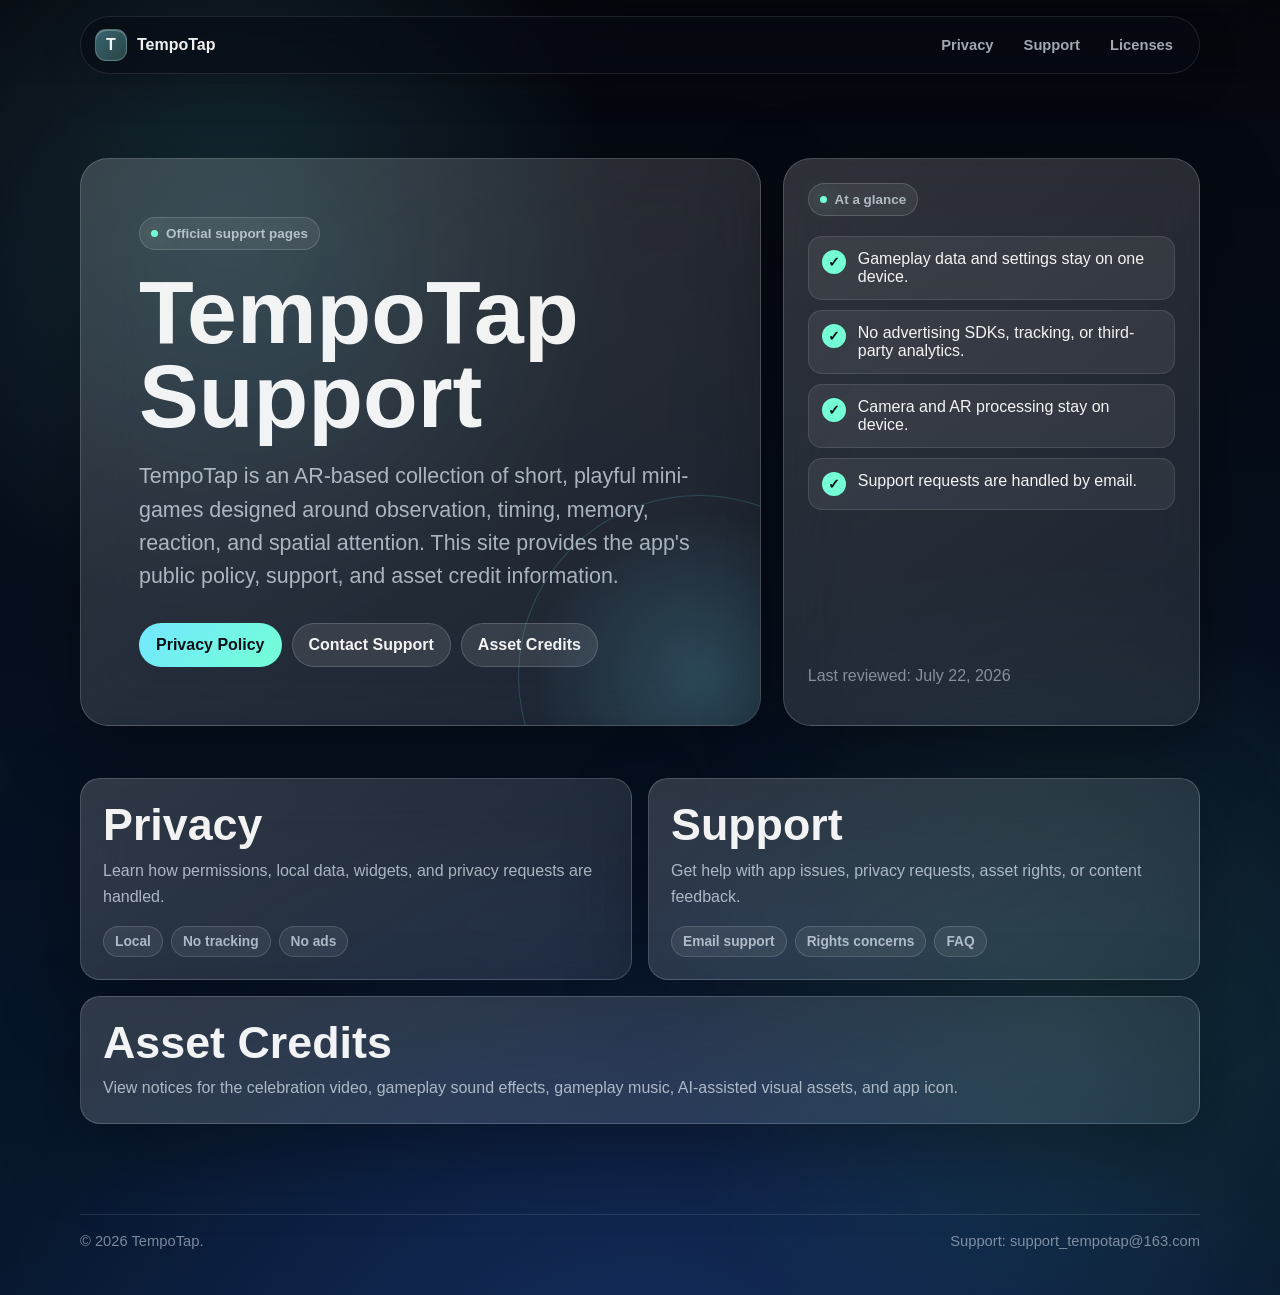
<file: index.html>
<!doctype html>
<html lang="en">
  <head>
    <meta charset="utf-8">
    <meta name="viewport" content="width=device-width, initial-scale=1">
    <meta name="color-scheme" content="dark">
    <meta name="description" content="TempoTap support, privacy policy, and asset credit pages.">
    <title>TempoTap Support</title>
    <link rel="stylesheet" href="assets/styles.css">
  </head>
  <body>
    <header class="topbar">
      <div class="site-shell topbar-inner">
        <a class="brand" href="index.html" aria-label="TempoTap Support home">
          <span class="brand-mark">T</span>
          <span>TempoTap</span>
        </a>
        <nav class="nav" aria-label="Support pages">
          <a href="privacy.html">Privacy</a>
          <a href="support.html">Support</a>
          <a href="licenses.html">Licenses</a>
        </nav>
      </div>
    </header>

    <main class="site-shell">
      <section class="hero">
        <div class="hero-copy">
          <p class="eyebrow"><span class="dot"></span>Official support pages</p>
          <h1>TempoTap Support</h1>
          <p class="lead">
            TempoTap is an AR-based collection of short, playful mini-games designed around observation,
            timing, memory, reaction, and spatial attention. This site provides the app's public policy,
            support, and asset credit information.
          </p>
          <div class="hero-actions" aria-label="Primary links">
            <a class="button primary" href="privacy.html">Privacy Policy</a>
            <a class="button" href="support.html">Contact Support</a>
            <a class="button" href="licenses.html">Asset Credits</a>
          </div>
        </div>

        <aside class="hero-card" aria-label="TempoTap policy summary">
          <div>
            <p class="eyebrow"><span class="dot"></span>At a glance</p>
            <ul class="status-list">
              <li><span class="check">&#10003;</span><span>Gameplay data and settings stay on one device.</span></li>
              <li><span class="check">&#10003;</span><span>No advertising SDKs, tracking, or third-party analytics.</span></li>
              <li><span class="check">&#10003;</span><span>Camera and AR processing stay on device.</span></li>
              <li><span class="check">&#10003;</span><span>Support requests are handled by email.</span></li>
            </ul>
          </div>
          <p class="soft">Last reviewed: July 22, 2026</p>
        </aside>
      </section>

      <section class="content-grid" aria-label="Quick links">
        <article class="section-card">
          <h2>Privacy</h2>
          <p>Learn how permissions, local data, widgets, and privacy requests are handled.</p>
          <div class="pill-row">
            <span class="pill">Local</span>
            <span class="pill">No tracking</span>
            <span class="pill">No ads</span>
          </div>
        </article>
        <article class="section-card">
          <h2>Support</h2>
          <p>Get help with app issues, privacy requests, asset rights, or content feedback.</p>
          <div class="pill-row">
            <span class="pill">Email support</span>
            <span class="pill">Rights concerns</span>
            <span class="pill">FAQ</span>
          </div>
        </article>
        <article class="section-card full">
          <h2>Asset Credits</h2>
          <p>
            View notices for the celebration video, gameplay sound effects, gameplay music, AI-assisted visual assets,
            and app icon.
          </p>
        </article>
      </section>
    </main>

    <footer class="footer">
      <div class="site-shell footer-inner">
        <span>&copy; 2026 TempoTap.</span>
        <span>Support: support_tempotap@163.com</span>
      </div>
    </footer>
  </body>
</html>
</file>
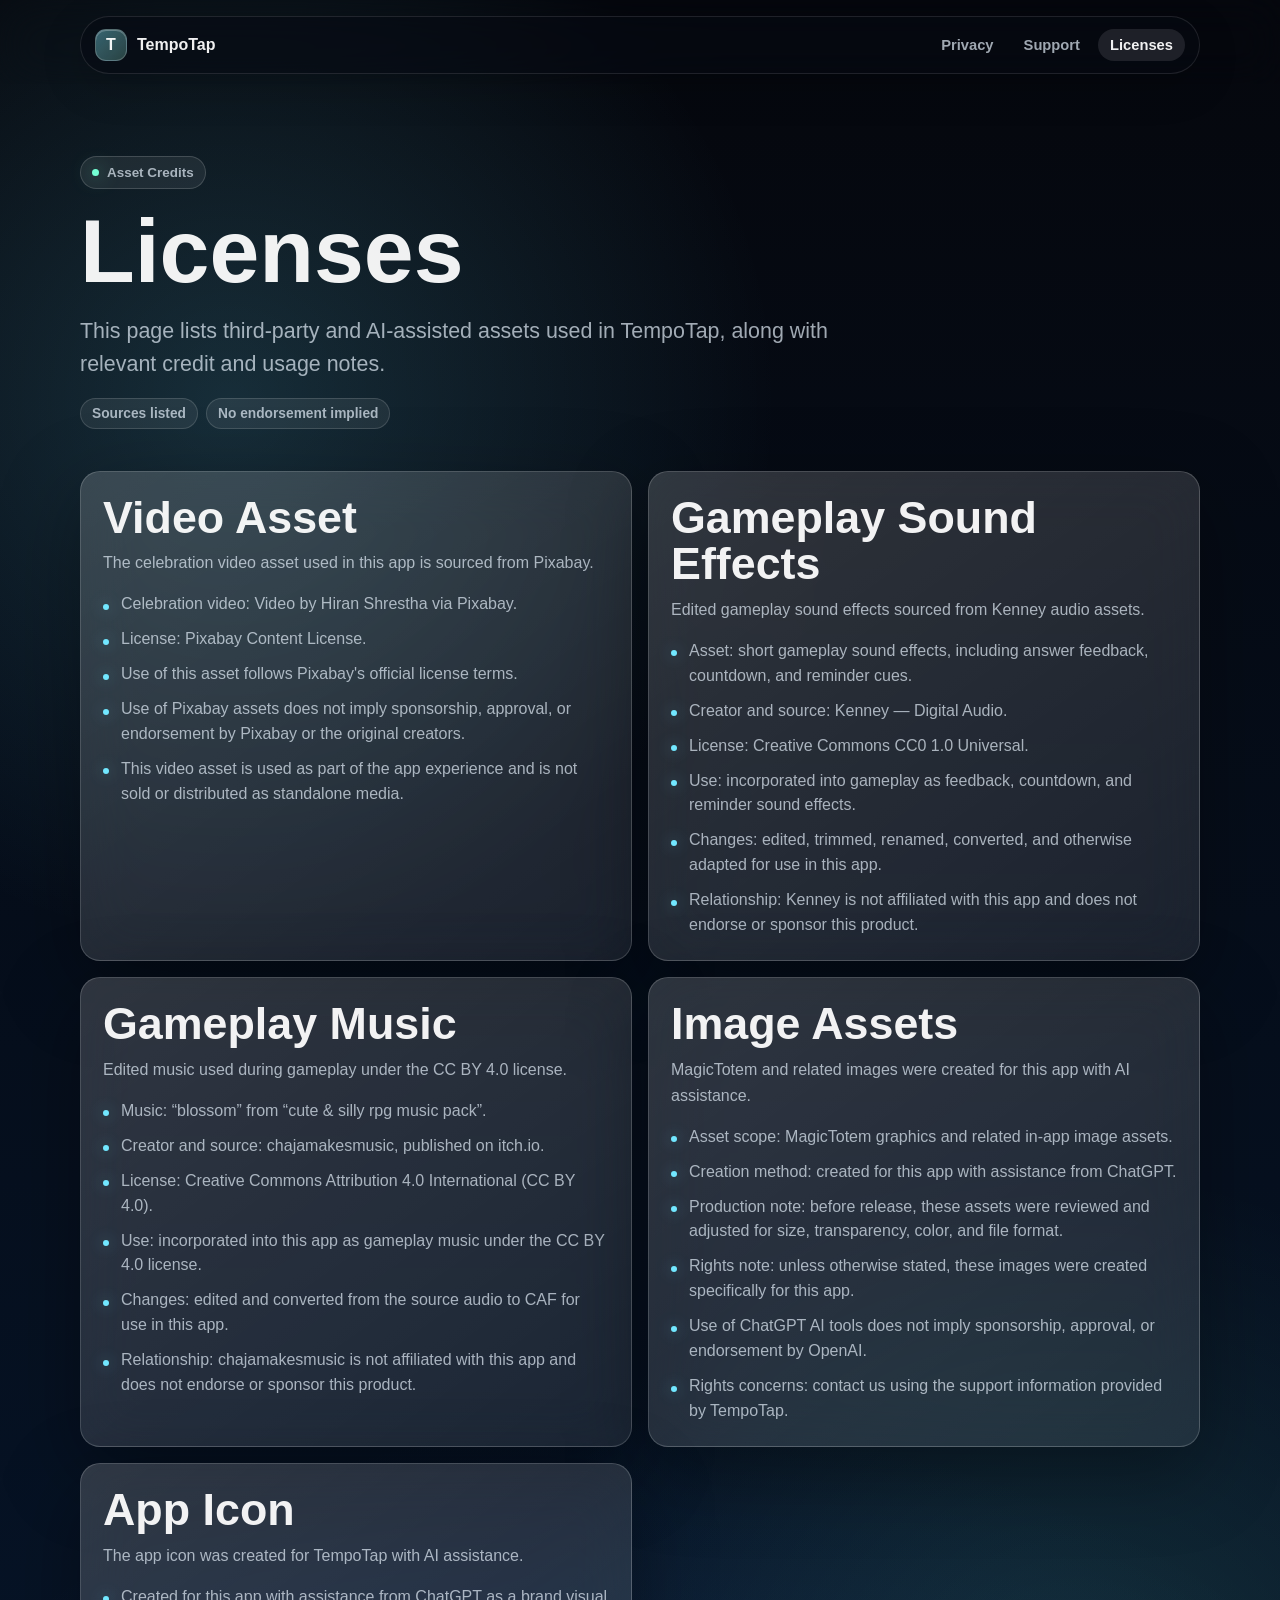
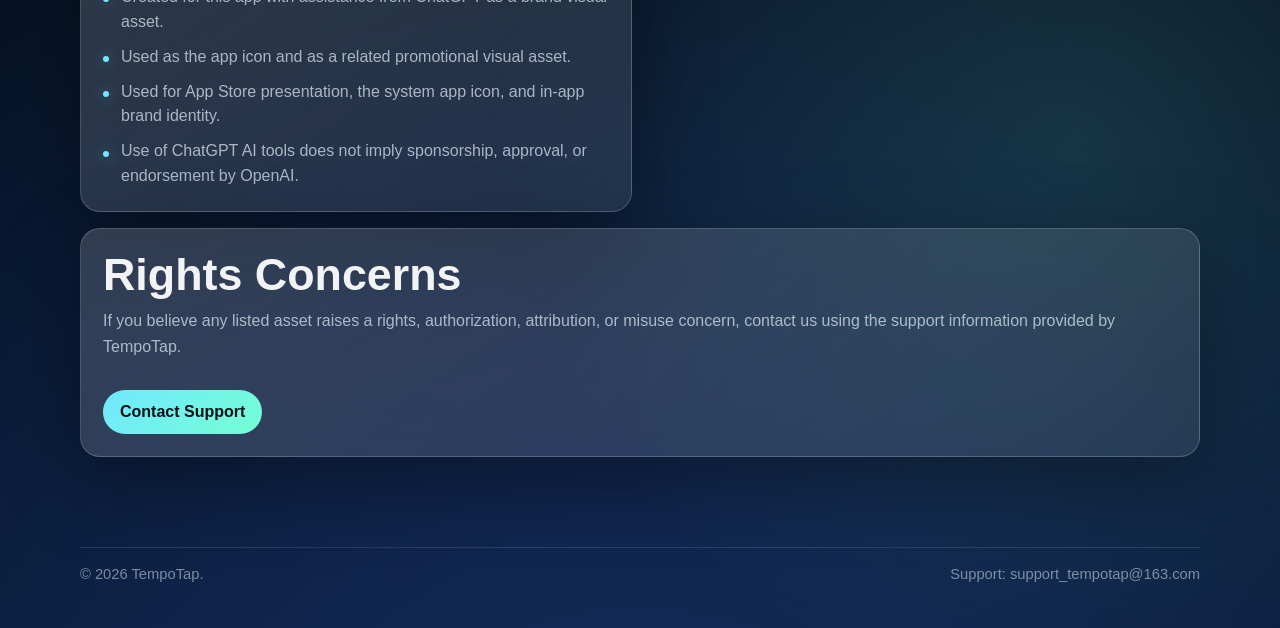
<file: licenses.html>
<!doctype html>
<html lang="en">
  <head>
    <meta charset="utf-8">
    <meta name="viewport" content="width=device-width, initial-scale=1">
    <meta name="color-scheme" content="dark">
    <meta name="description" content="TempoTap asset credits and license notices.">
    <title>Licenses - TempoTap</title>
    <link rel="stylesheet" href="assets/styles.css">
  </head>
  <body>
    <header class="topbar">
      <div class="site-shell topbar-inner">
        <a class="brand" href="index.html" aria-label="TempoTap Support home">
          <span class="brand-mark">T</span>
          <span>TempoTap</span>
        </a>
        <nav class="nav" aria-label="Support pages">
          <a href="privacy.html">Privacy</a>
          <a href="support.html">Support</a>
          <a href="licenses.html" aria-current="page">Licenses</a>
        </nav>
      </div>
    </header>

    <main class="site-shell">
      <section class="page-header">
        <p class="eyebrow"><span class="dot"></span>Asset Credits</p>
        <h1>Licenses</h1>
        <p class="lead">
          This page lists third-party and AI-assisted assets used in TempoTap, along with relevant credit and usage notes.
        </p>
        <div class="pill-row">
          <span class="pill">Sources listed</span>
          <span class="pill">No endorsement implied</span>
        </div>
      </section>

      <section class="content-grid">
        <article class="section-card">
          <h2>Video Asset</h2>
          <p>The celebration video asset used in this app is sourced from Pixabay.</p>
          <ul>
            <li>Celebration video: Video by Hiran Shrestha via Pixabay.</li>
            <li>License: Pixabay Content License.</li>
            <li>Use of this asset follows Pixabay's official license terms.</li>
            <li>Use of Pixabay assets does not imply sponsorship, approval, or endorsement by Pixabay or the original creators.</li>
            <li>This video asset is used as part of the app experience and is not sold or distributed as standalone media.</li>
          </ul>
        </article>

        <article class="section-card">
          <h2>Gameplay Sound Effects</h2>
          <p>Edited gameplay sound effects sourced from Kenney audio assets.</p>
          <ul>
            <li>Asset: short gameplay sound effects, including answer feedback, countdown, and reminder cues.</li>
            <li>Creator and source: Kenney &mdash; Digital Audio.</li>
            <li>License: Creative Commons CC0 1.0 Universal.</li>
            <li>Use: incorporated into gameplay as feedback, countdown, and reminder sound effects.</li>
            <li>Changes: edited, trimmed, renamed, converted, and otherwise adapted for use in this app.</li>
            <li>Relationship: Kenney is not affiliated with this app and does not endorse or sponsor this product.</li>
          </ul>
        </article>

        <article class="section-card">
          <h2>Gameplay Music</h2>
          <p>Edited music used during gameplay under the CC BY 4.0 license.</p>
          <ul>
            <li>Music: &ldquo;blossom&rdquo; from &ldquo;cute &amp; silly rpg music pack&rdquo;.</li>
            <li>Creator and source: chajamakesmusic, published on itch.io.</li>
            <li>License: Creative Commons Attribution 4.0 International (CC BY 4.0).</li>
            <li>Use: incorporated into this app as gameplay music under the CC BY 4.0 license.</li>
            <li>Changes: edited and converted from the source audio to CAF for use in this app.</li>
            <li>Relationship: chajamakesmusic is not affiliated with this app and does not endorse or sponsor this product.</li>
          </ul>
        </article>

        <article class="section-card">
          <h2>Image Assets</h2>
          <p>MagicTotem and related images were created for this app with AI assistance.</p>
          <ul>
            <li>Asset scope: MagicTotem graphics and related in-app image assets.</li>
            <li>Creation method: created for this app with assistance from ChatGPT.</li>
            <li>Production note: before release, these assets were reviewed and adjusted for size, transparency, color, and file format.</li>
            <li>Rights note: unless otherwise stated, these images were created specifically for this app.</li>
            <li>Use of ChatGPT AI tools does not imply sponsorship, approval, or endorsement by OpenAI.</li>
            <li>Rights concerns: contact us using the support information provided by TempoTap.</li>
          </ul>
        </article>

        <article class="section-card">
          <h2>App Icon</h2>
          <p>The app icon was created for TempoTap with AI assistance.</p>
          <ul>
            <li>Created for this app with assistance from ChatGPT as a brand visual asset.</li>
            <li>Used as the app icon and as a related promotional visual asset.</li>
            <li>Used for App Store presentation, the system app icon, and in-app brand identity.</li>
            <li>Use of ChatGPT AI tools does not imply sponsorship, approval, or endorsement by OpenAI.</li>
          </ul>
        </article>

        <article class="section-card full">
          <h2>Rights Concerns</h2>
          <p>
            If you believe any listed asset raises a rights, authorization, attribution, or misuse concern,
            contact us using the support information provided by TempoTap.
          </p>
          <div class="hero-actions">
            <a class="button primary" href="support.html">Contact Support</a>
          </div>
        </article>
      </section>
    </main>

    <footer class="footer">
      <div class="site-shell footer-inner">
        <span>&copy; 2026 TempoTap.</span>
        <span>Support: support_tempotap@163.com</span>
      </div>
    </footer>
  </body>
</html>
</file>
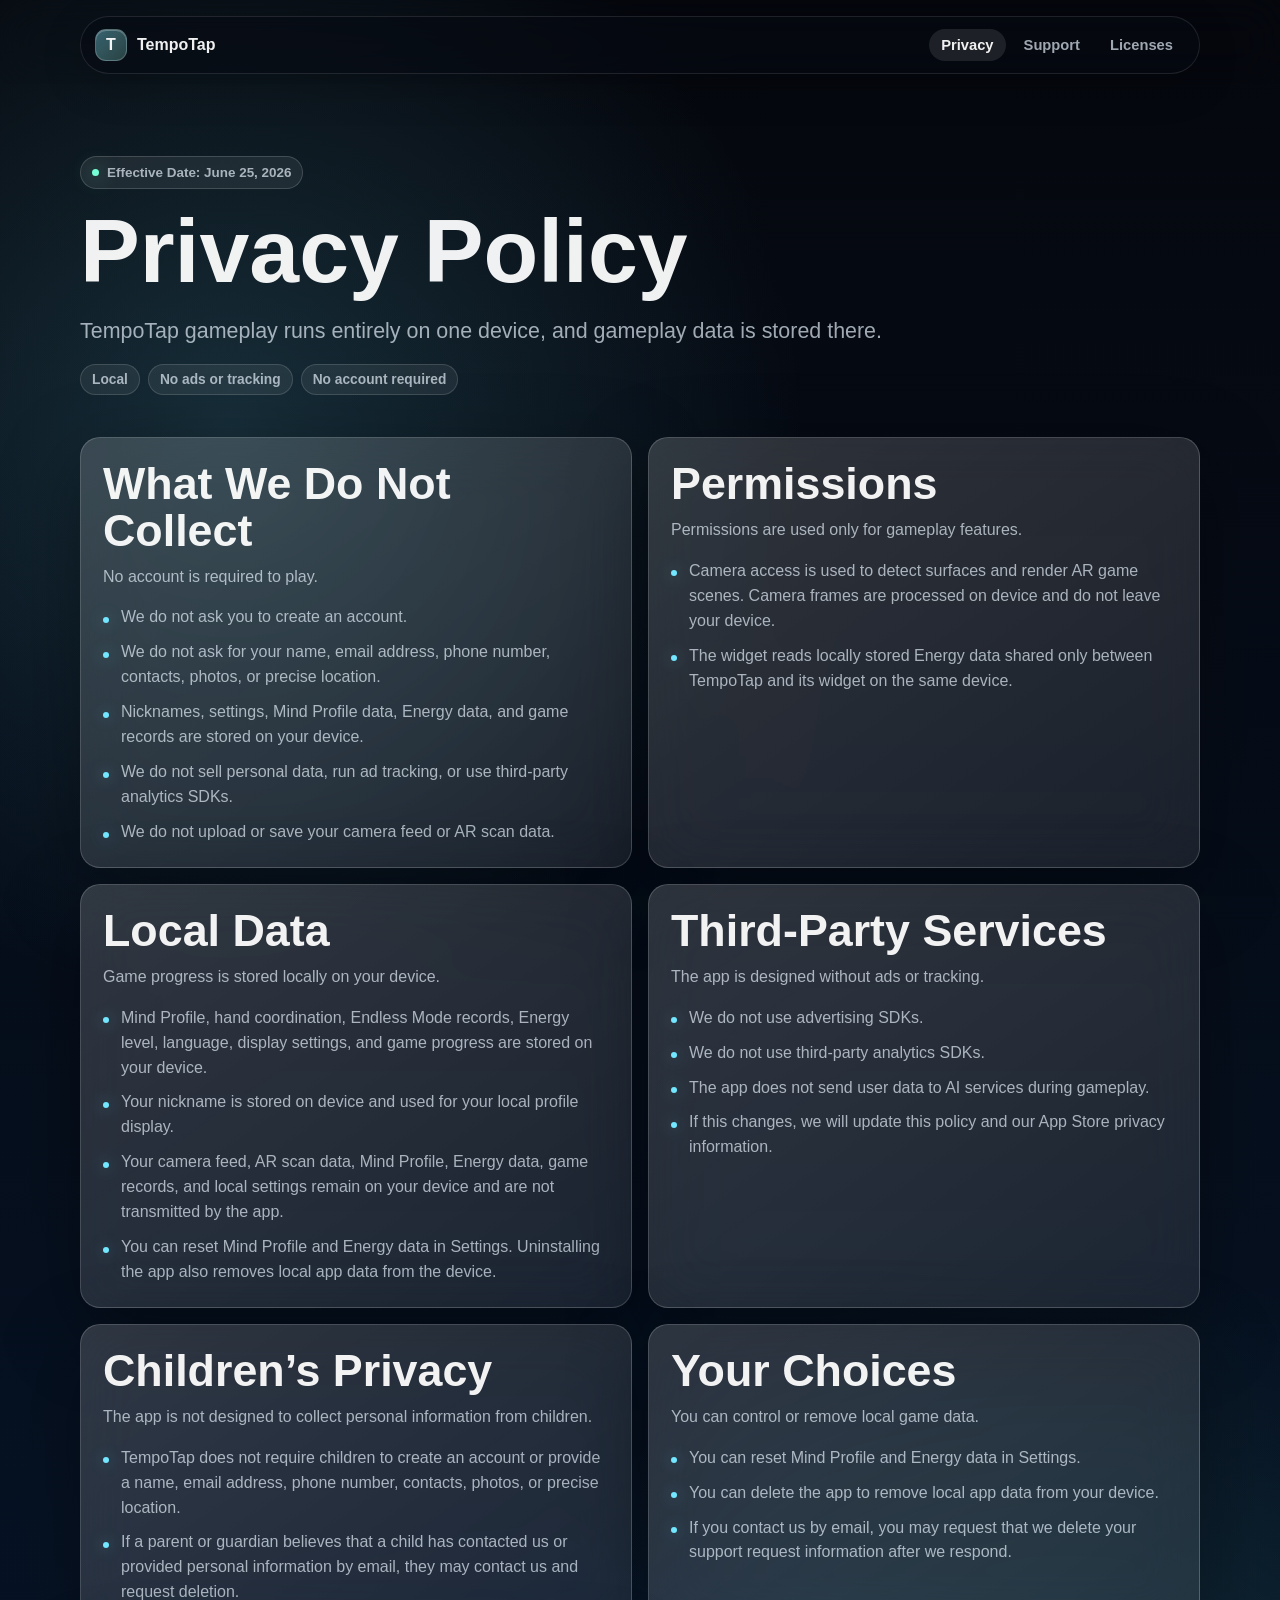
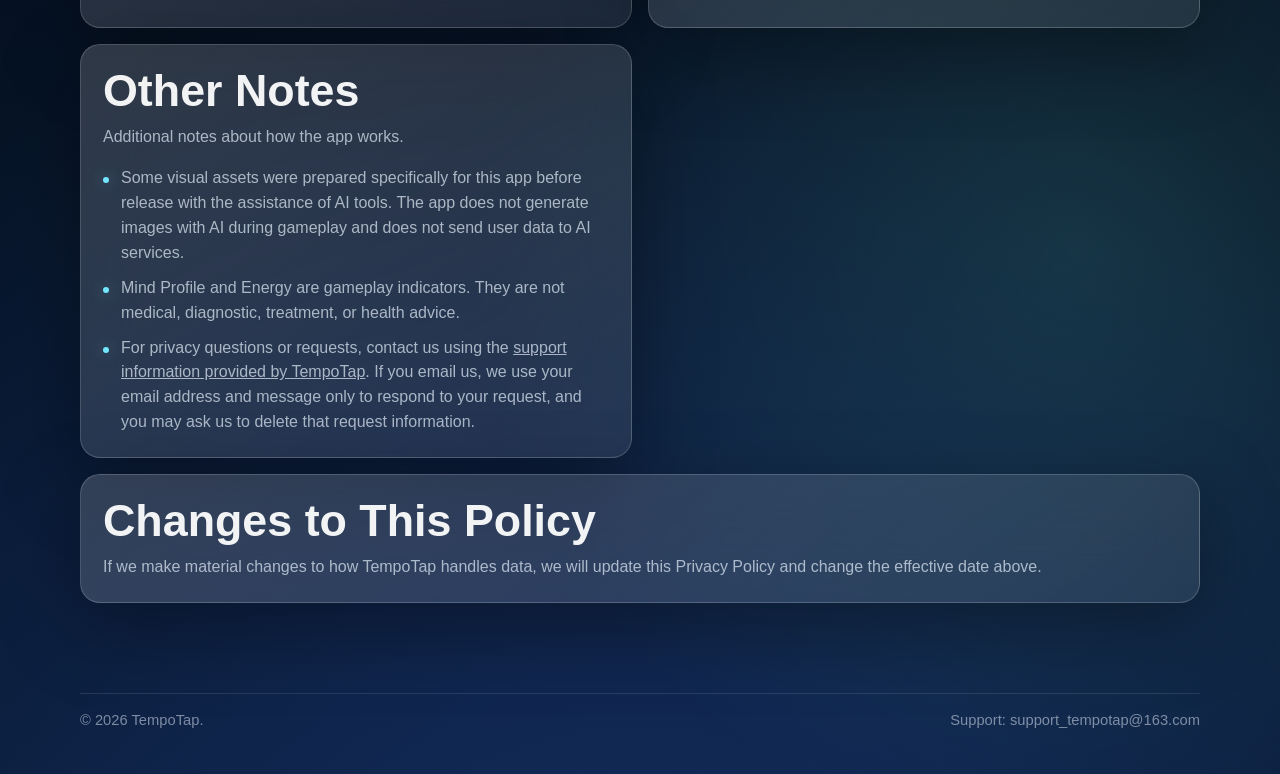
<file: privacy.html>
<!doctype html>
<html lang="en">
  <head>
    <meta charset="utf-8">
    <meta name="viewport" content="width=device-width, initial-scale=1">
    <meta name="color-scheme" content="dark">
    <meta name="description" content="TempoTap Privacy Policy.">
    <title>Privacy Policy - TempoTap</title>
    <link rel="stylesheet" href="assets/styles.css">
  </head>
  <body>
    <header class="topbar">
      <div class="site-shell topbar-inner">
        <a class="brand" href="index.html" aria-label="TempoTap Support home">
          <span class="brand-mark">T</span>
          <span>TempoTap</span>
        </a>
        <nav class="nav" aria-label="Support pages">
          <a href="privacy.html" aria-current="page">Privacy</a>
          <a href="support.html">Support</a>
          <a href="licenses.html">Licenses</a>
        </nav>
      </div>
    </header>

    <main class="site-shell">
      <section class="page-header">
        <p class="eyebrow"><span class="dot"></span>Effective Date: June 25, 2026</p>
        <h1>Privacy Policy</h1>
        <p class="lead">
          TempoTap gameplay runs entirely on one device, and gameplay data is stored there.
        </p>
        <div class="pill-row">
          <span class="pill">Local</span>
          <span class="pill">No ads or tracking</span>
          <span class="pill">No account required</span>
        </div>
      </section>

      <section class="content-grid">
        <article class="section-card">
          <h2>What We Do Not Collect</h2>
          <p>No account is required to play.</p>
          <ul>
            <li>We do not ask you to create an account.</li>
            <li>We do not ask for your name, email address, phone number, contacts, photos, or precise location.</li>
            <li>Nicknames, settings, Mind Profile data, Energy data, and game records are stored on your device.</li>
            <li>We do not sell personal data, run ad tracking, or use third-party analytics SDKs.</li>
            <li>We do not upload or save your camera feed or AR scan data.</li>
          </ul>
        </article>

        <article class="section-card">
          <h2>Permissions</h2>
          <p>Permissions are used only for gameplay features.</p>
          <ul>
            <li>Camera access is used to detect surfaces and render AR game scenes. Camera frames are processed on device and do not leave your device.</li>
            <li>The widget reads locally stored Energy data shared only between TempoTap and its widget on the same device.</li>
          </ul>
        </article>

        <article class="section-card">
          <h2>Local Data</h2>
          <p>Game progress is stored locally on your device.</p>
          <ul>
            <li>Mind Profile, hand coordination, Endless Mode records, Energy level, language, display settings, and game progress are stored on your device.</li>
            <li>Your nickname is stored on device and used for your local profile display.</li>
            <li>Your camera feed, AR scan data, Mind Profile, Energy data, game records, and local settings remain on your device and are not transmitted by the app.</li>
            <li>You can reset Mind Profile and Energy data in Settings. Uninstalling the app also removes local app data from the device.</li>
          </ul>
        </article>

        <article class="section-card">
          <h2>Third-Party Services</h2>
          <p>The app is designed without ads or tracking.</p>
          <ul>
            <li>We do not use advertising SDKs.</li>
            <li>We do not use third-party analytics SDKs.</li>
            <li>The app does not send user data to AI services during gameplay.</li>
            <li>If this changes, we will update this policy and our App Store privacy information.</li>
          </ul>
        </article>

        <article class="section-card">
          <h2>Children&rsquo;s Privacy</h2>
          <p>The app is not designed to collect personal information from children.</p>
          <ul>
            <li>TempoTap does not require children to create an account or provide a name, email address, phone number, contacts, photos, or precise location.</li>
            <li>If a parent or guardian believes that a child has contacted us or provided personal information by email, they may contact us and request deletion.</li>
          </ul>
        </article>

        <article class="section-card">
          <h2>Your Choices</h2>
          <p>You can control or remove local game data.</p>
          <ul>
            <li>You can reset Mind Profile and Energy data in Settings.</li>
            <li>You can delete the app to remove local app data from your device.</li>
            <li>If you contact us by email, you may request that we delete your support request information after we respond.</li>
          </ul>
        </article>

        <article class="section-card">
          <h2>Other Notes</h2>
          <p>Additional notes about how the app works.</p>
          <ul>
            <li>Some visual assets were prepared specifically for this app before release with the assistance of AI tools. The app does not generate images with AI during gameplay and does not send user data to AI services.</li>
            <li>Mind Profile and Energy are gameplay indicators. They are not medical, diagnostic, treatment, or health advice.</li>
            <li>For privacy questions or requests, contact us using the <a href="support.html">support information provided by TempoTap</a>. If you email us, we use your email address and message only to respond to your request, and you may ask us to delete that request information.</li>
          </ul>
        </article>

        <article class="section-card full">
          <h2>Changes to This Policy</h2>
          <p>If we make material changes to how TempoTap handles data, we will update this Privacy Policy and change the effective date above.</p>
        </article>
      </section>
    </main>

    <footer class="footer">
      <div class="site-shell footer-inner">
        <span>&copy; 2026 TempoTap.</span>
        <span>Support: support_tempotap@163.com</span>
      </div>
    </footer>
  </body>
</html>
</file>
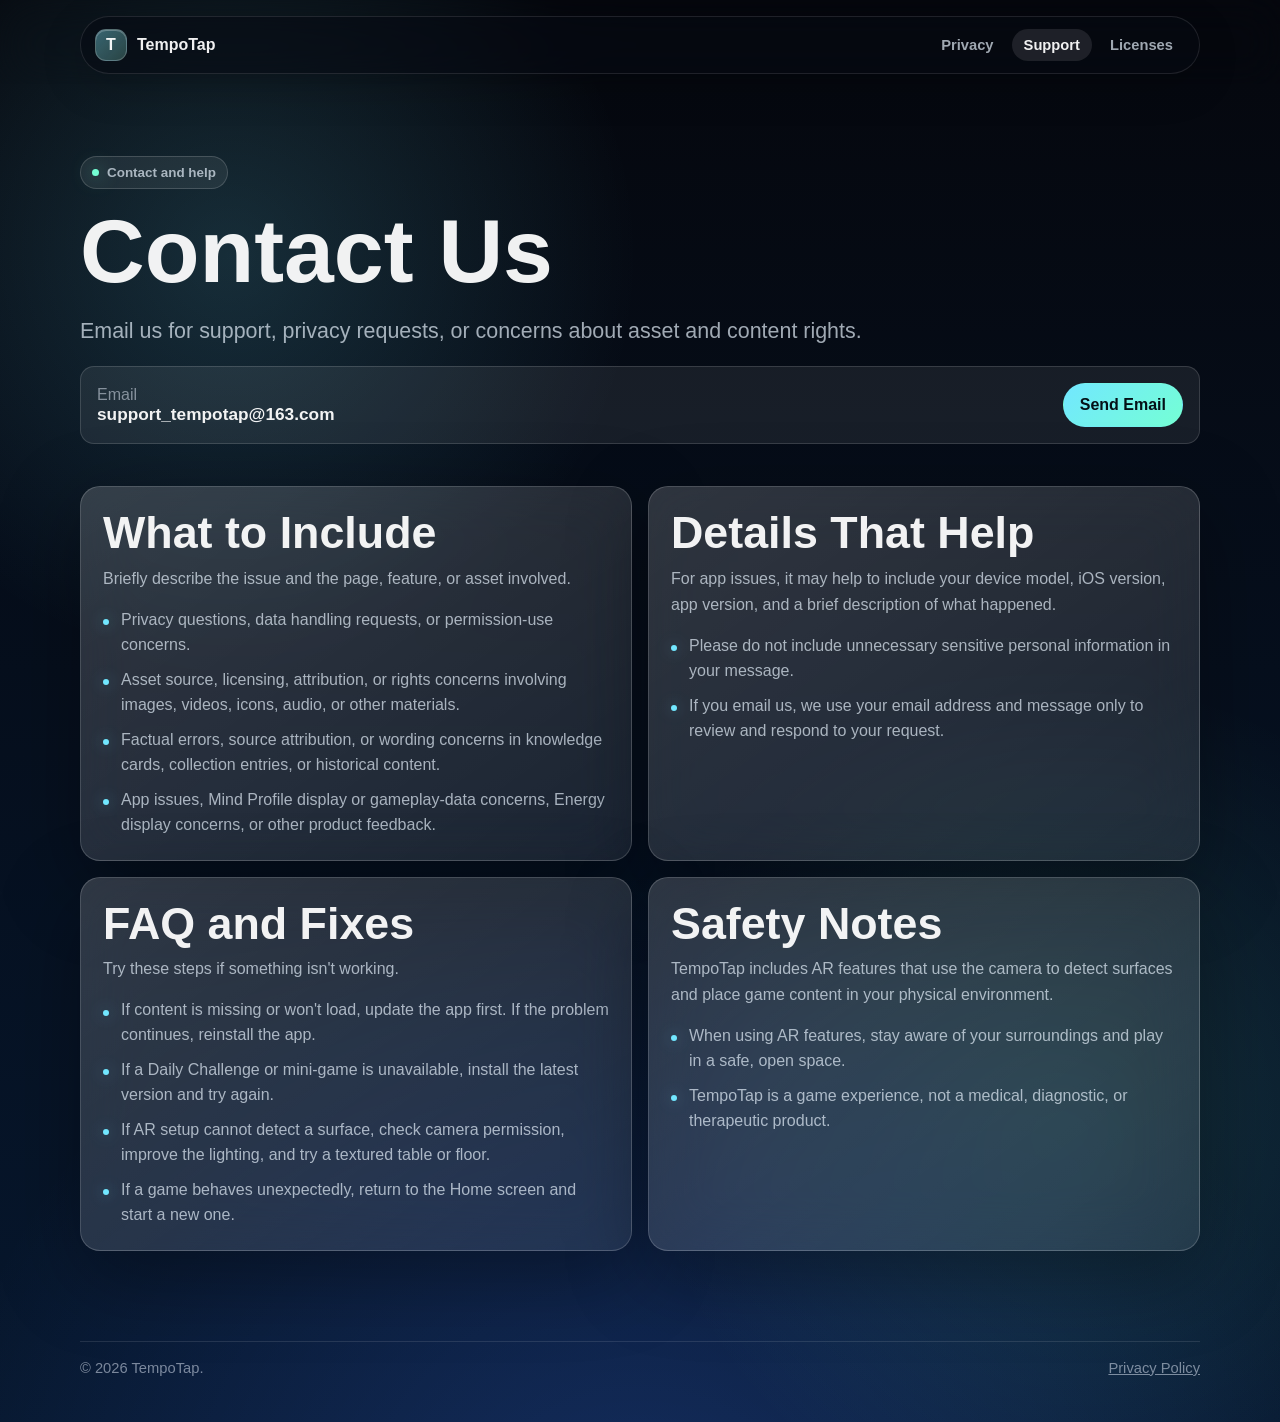
<file: support.html>
<!doctype html>
<html lang="en">
  <head>
    <meta charset="utf-8">
    <meta name="viewport" content="width=device-width, initial-scale=1">
    <meta name="color-scheme" content="dark">
    <meta name="description" content="TempoTap support and contact information.">
    <title>Support - TempoTap</title>
    <link rel="stylesheet" href="assets/styles.css">
  </head>
  <body>
    <header class="topbar">
      <div class="site-shell topbar-inner">
        <a class="brand" href="index.html" aria-label="TempoTap Support home">
          <span class="brand-mark">T</span>
          <span>TempoTap</span>
        </a>
        <nav class="nav" aria-label="Support pages">
          <a href="privacy.html">Privacy</a>
          <a href="support.html" aria-current="page">Support</a>
          <a href="licenses.html">Licenses</a>
        </nav>
      </div>
    </header>

    <main class="site-shell">
      <section class="page-header">
        <p class="eyebrow"><span class="dot"></span>Contact and help</p>
        <h1>Contact Us</h1>
        <p class="lead">
          Email us for support, privacy requests, or concerns about asset and content rights.
        </p>
        <div class="contact-panel">
          <div>
            <div class="soft">Email</div>
            <div class="email">support_tempotap@163.com</div>
          </div>
          <a class="button primary" href="mailto:support_tempotap@163.com">Send Email</a>
        </div>
      </section>

      <section class="content-grid">
        <article class="section-card">
          <h2>What to Include</h2>
          <p>Briefly describe the issue and the page, feature, or asset involved.</p>
          <ul>
            <li>Privacy questions, data handling requests, or permission-use concerns.</li>
            <li>Asset source, licensing, attribution, or rights concerns involving images, videos, icons, audio, or other materials.</li>
            <li>Factual errors, source attribution, or wording concerns in knowledge cards, collection entries, or historical content.</li>
            <li>App issues, Mind Profile display or gameplay-data concerns, Energy display concerns, or other product feedback.</li>
          </ul>
        </article>

        <article class="section-card">
          <h2>Details That Help</h2>
          <p>For app issues, it may help to include your device model, iOS version, app version, and a brief description of what happened.</p>
          <ul>
            <li>Please do not include unnecessary sensitive personal information in your message.</li>
            <li>If you email us, we use your email address and message only to review and respond to your request.</li>
          </ul>
        </article>

        <article class="section-card">
          <h2>FAQ and Fixes</h2>
          <p>Try these steps if something isn't working.</p>
          <ul>
            <li>If content is missing or won't load, update the app first. If the problem continues, reinstall the app.</li>
            <li>If a Daily Challenge or mini-game is unavailable, install the latest version and try again.</li>
            <li>If AR setup cannot detect a surface, check camera permission, improve the lighting, and try a textured table or floor.</li>
            <li>If a game behaves unexpectedly, return to the Home screen and start a new one.</li>
          </ul>
        </article>

        <article class="section-card">
          <h2>Safety Notes</h2>
          <p>TempoTap includes AR features that use the camera to detect surfaces and place game content in your physical environment.</p>
          <ul>
            <li>When using AR features, stay aware of your surroundings and play in a safe, open space.</li>
            <li>TempoTap is a game experience, not a medical, diagnostic, or therapeutic product.</li>
          </ul>
        </article>
      </section>
    </main>

    <footer class="footer">
      <div class="site-shell footer-inner">
        <span>&copy; 2026 TempoTap.</span>
        <span><a href="privacy.html">Privacy Policy</a></span>
      </div>
    </footer>
  </body>
</html>
</file>
<file: assets/styles.css>
:root {
  color-scheme: dark;
  --bg-top: #05070d;
  --bg-bottom: #07182f;
  --panel: rgba(255, 255, 255, 0.095);
  --panel-strong: rgba(255, 255, 255, 0.15);
  --line: rgba(255, 255, 255, 0.18);
  --line-soft: rgba(255, 255, 255, 0.105);
  --text: rgba(255, 255, 255, 0.94);
  --muted: rgba(235, 244, 255, 0.68);
  --soft: rgba(235, 244, 255, 0.50);
  --cyan: #72e7ff;
  --mint: #74ffd4;
  --blue: #6da7ff;
  --pink: #ff7ab6;
  --amber: #ffd36d;
  --radius-lg: 28px;
  --radius-md: 20px;
  --radius-sm: 14px;
  --shadow: 0 24px 80px rgba(0, 0, 0, 0.34);
  font-family: -apple-system, BlinkMacSystemFont, "SF Pro Display", "SF Pro Text", "Segoe UI", sans-serif;
}

* {
  box-sizing: border-box;
}

html {
  min-height: 100%;
  background: var(--bg-top);
}

body {
  min-height: 100vh;
  margin: 0;
  color: var(--text);
  background:
    radial-gradient(circle at 18% 18%, rgba(114, 231, 255, 0.16), transparent 26%),
    radial-gradient(circle at 84% 78%, rgba(116, 255, 212, 0.12), transparent 28%),
    radial-gradient(circle at 50% 112%, rgba(64, 116, 255, 0.24), transparent 42%),
    linear-gradient(180deg, var(--bg-top), var(--bg-bottom));
  letter-spacing: 0;
}

body::before {
  position: fixed;
  inset: 0;
  z-index: -2;
  content: "";
  opacity: 0.72;
  background-image:
    radial-gradient(circle, rgba(255, 255, 255, 0.34) 0 1px, transparent 1.8px),
    radial-gradient(circle, rgba(114, 231, 255, 0.18) 0 1px, transparent 2px);
  background-position: 0 0, 34px 26px;
  background-size: 88px 88px, 122px 122px;
}

body::after {
  position: fixed;
  inset: auto 0 0;
  z-index: -1;
  height: 44vh;
  content: "";
  background: linear-gradient(180deg, transparent, rgba(16, 62, 120, 0.30));
}

a {
  color: inherit;
}

.site-shell {
  width: min(1120px, calc(100% - 36px));
  margin: 0 auto;
}

.topbar {
  position: sticky;
  top: 0;
  z-index: 10;
  padding: 16px 0 10px;
  backdrop-filter: blur(22px);
}

.topbar-inner {
  display: flex;
  align-items: center;
  justify-content: space-between;
  gap: 18px;
  padding: 12px 14px;
  border: 1px solid var(--line-soft);
  border-radius: 999px;
  background: rgba(6, 10, 18, 0.56);
  box-shadow: 0 12px 42px rgba(0, 0, 0, 0.18);
}

.brand {
  display: inline-flex;
  align-items: center;
  gap: 10px;
  min-width: max-content;
  color: var(--text);
  text-decoration: none;
  font-weight: 800;
}

.brand-mark {
  display: grid;
  width: 32px;
  height: 32px;
  place-items: center;
  border: 1px solid rgba(255, 255, 255, 0.20);
  border-radius: 11px;
  background:
    linear-gradient(135deg, rgba(114, 231, 255, 0.34), rgba(116, 255, 212, 0.16)),
    rgba(255, 255, 255, 0.08);
  box-shadow: inset 0 1px rgba(255, 255, 255, 0.25);
}

.nav {
  display: flex;
  flex-wrap: wrap;
  justify-content: flex-end;
  gap: 6px;
}

.nav a {
  padding: 8px 12px;
  border-radius: 999px;
  color: var(--muted);
  text-decoration: none;
  font-size: 0.92rem;
  font-weight: 700;
}

.nav a:hover,
.nav a[aria-current="page"] {
  color: var(--text);
  background: rgba(255, 255, 255, 0.10);
}

.hero {
  display: grid;
  grid-template-columns: minmax(0, 1.24fr) minmax(280px, 0.76fr);
  gap: 22px;
  align-items: stretch;
  padding: 74px 0 30px;
}

.hero-copy,
.hero-card,
.section-card,
.notice-card {
  border: 1px solid var(--line);
  background:
    linear-gradient(145deg, rgba(255, 255, 255, 0.13), rgba(255, 255, 255, 0.048)),
    rgba(255, 255, 255, 0.045);
  box-shadow: var(--shadow);
  backdrop-filter: blur(28px);
}

.hero-copy {
  position: relative;
  overflow: hidden;
  min-height: 430px;
  padding: clamp(30px, 5vw, 58px);
  border-radius: var(--radius-lg);
}

.hero-copy::after {
  position: absolute;
  right: -120px;
  bottom: -132px;
  width: 360px;
  height: 360px;
  content: "";
  border: 1px solid rgba(114, 231, 255, 0.18);
  border-radius: 50%;
  background: radial-gradient(circle, rgba(114, 231, 255, 0.18), transparent 66%);
}

.eyebrow {
  display: inline-flex;
  align-items: center;
  gap: 8px;
  margin: 0 0 20px;
  padding: 8px 11px;
  border: 1px solid rgba(255, 255, 255, 0.16);
  border-radius: 999px;
  color: var(--muted);
  background: rgba(255, 255, 255, 0.07);
  font-size: 0.84rem;
  font-weight: 800;
}

.dot {
  width: 7px;
  height: 7px;
  border-radius: 50%;
  background: var(--mint);
  box-shadow: 0 0 20px rgba(116, 255, 212, 0.8);
}

h1,
h2,
h3 {
  margin: 0;
  letter-spacing: 0;
}

h1 {
  max-width: 760px;
  font-size: clamp(2.55rem, 7vw, 5.9rem);
  line-height: 0.94;
  font-weight: 860;
}

h2 {
  font-size: clamp(1.65rem, 4vw, 2.8rem);
  line-height: 1.04;
  font-weight: 830;
}

h3 {
  font-size: 1.05rem;
  font-weight: 800;
}

.lead {
  max-width: 720px;
  margin: 22px 0 0;
  color: var(--muted);
  font-size: clamp(1.05rem, 2.2vw, 1.34rem);
  line-height: 1.55;
}

.hero-actions {
  display: flex;
  flex-wrap: wrap;
  gap: 10px;
  margin-top: 30px;
}

.button {
  display: inline-flex;
  align-items: center;
  justify-content: center;
  gap: 9px;
  min-height: 44px;
  padding: 12px 16px;
  border: 1px solid rgba(255, 255, 255, 0.16);
  border-radius: 999px;
  color: var(--text);
  text-decoration: none;
  font-weight: 800;
  background: rgba(255, 255, 255, 0.10);
}

.button.primary {
  color: #041017;
  border-color: transparent;
  background: linear-gradient(135deg, var(--cyan), var(--mint));
}

.hero-card {
  display: flex;
  flex-direction: column;
  justify-content: space-between;
  gap: 18px;
  padding: 24px;
  border-radius: var(--radius-lg);
}

.status-list {
  display: grid;
  gap: 10px;
  margin: 0;
  padding: 0;
  list-style: none;
}

.status-list li,
.fact-row {
  display: flex;
  gap: 12px;
  align-items: flex-start;
  padding: 13px;
  border: 1px solid var(--line-soft);
  border-radius: var(--radius-sm);
  background: rgba(255, 255, 255, 0.07);
}

.check {
  display: grid;
  width: 24px;
  height: 24px;
  flex: 0 0 auto;
  place-items: center;
  border-radius: 50%;
  color: #031018;
  background: var(--mint);
  font-size: 0.88rem;
  font-weight: 900;
}

.muted {
  color: var(--muted);
}

.soft {
  color: var(--soft);
}

.page-header {
  padding: 72px 0 20px;
}

.page-header .lead {
  max-width: 820px;
}

.content-grid {
  display: grid;
  grid-template-columns: repeat(2, minmax(0, 1fr));
  gap: 16px;
  margin: 22px 0 60px;
}

.content-grid.single {
  grid-template-columns: minmax(0, 1fr);
}

.section-card,
.notice-card {
  border-radius: var(--radius-md);
  padding: 22px;
}

.section-card.full {
  grid-column: 1 / -1;
}

.section-card p,
.notice-card p {
  margin: 10px 0 0;
  color: var(--muted);
  line-height: 1.62;
}

.section-card ul,
.notice-card ul {
  display: grid;
  gap: 10px;
  margin: 16px 0 0;
  padding: 0;
  list-style: none;
}

.section-card li,
.notice-card li {
  position: relative;
  padding-left: 18px;
  color: var(--muted);
  line-height: 1.56;
}

.section-card li::before,
.notice-card li::before {
  position: absolute;
  top: 0.72em;
  left: 0;
  width: 6px;
  height: 6px;
  content: "";
  border-radius: 50%;
  background: var(--cyan);
  box-shadow: 0 0 16px rgba(114, 231, 255, 0.46);
}

.pill-row {
  display: flex;
  flex-wrap: wrap;
  gap: 8px;
  margin-top: 16px;
}

.pill {
  display: inline-flex;
  align-items: center;
  min-height: 30px;
  padding: 7px 11px;
  border: 1px solid rgba(255, 255, 255, 0.14);
  border-radius: 999px;
  color: var(--muted);
  background: rgba(255, 255, 255, 0.07);
  font-size: 0.86rem;
  font-weight: 760;
}

.contact-panel {
  display: grid;
  grid-template-columns: 1fr auto;
  gap: 14px;
  align-items: center;
  margin-top: 18px;
  padding: 16px;
  border: 1px solid rgba(255, 255, 255, 0.14);
  border-radius: var(--radius-sm);
  background: rgba(255, 255, 255, 0.075);
}

.email {
  overflow-wrap: anywhere;
  font-size: 1.08rem;
  font-weight: 840;
}

.footer {
  padding: 30px 0 46px;
  color: var(--soft);
  font-size: 0.92rem;
}

.footer-inner {
  display: flex;
  flex-wrap: wrap;
  justify-content: space-between;
  gap: 12px;
  padding-top: 18px;
  border-top: 1px solid var(--line-soft);
}

@media (max-width: 800px) {
  .site-shell {
    width: min(100% - 24px, 1120px);
  }

  .topbar-inner {
    align-items: flex-start;
    border-radius: 22px;
    flex-direction: column;
  }

  .nav {
    justify-content: flex-start;
  }

  .hero {
    grid-template-columns: 1fr;
    padding-top: 40px;
  }

  .hero-copy {
    min-height: 0;
  }

  .content-grid {
    grid-template-columns: 1fr;
  }

  .section-card.full {
    grid-column: auto;
  }

  .contact-panel {
    grid-template-columns: 1fr;
  }
}

@media (prefers-reduced-motion: no-preference) {
  .button,
  .nav a,
  .section-card,
  .notice-card {
    transition: transform 180ms ease, background 180ms ease, border-color 180ms ease;
  }

  .button:hover,
  .section-card:hover,
  .notice-card:hover {
    transform: translateY(-1px);
  }
}
</file>
